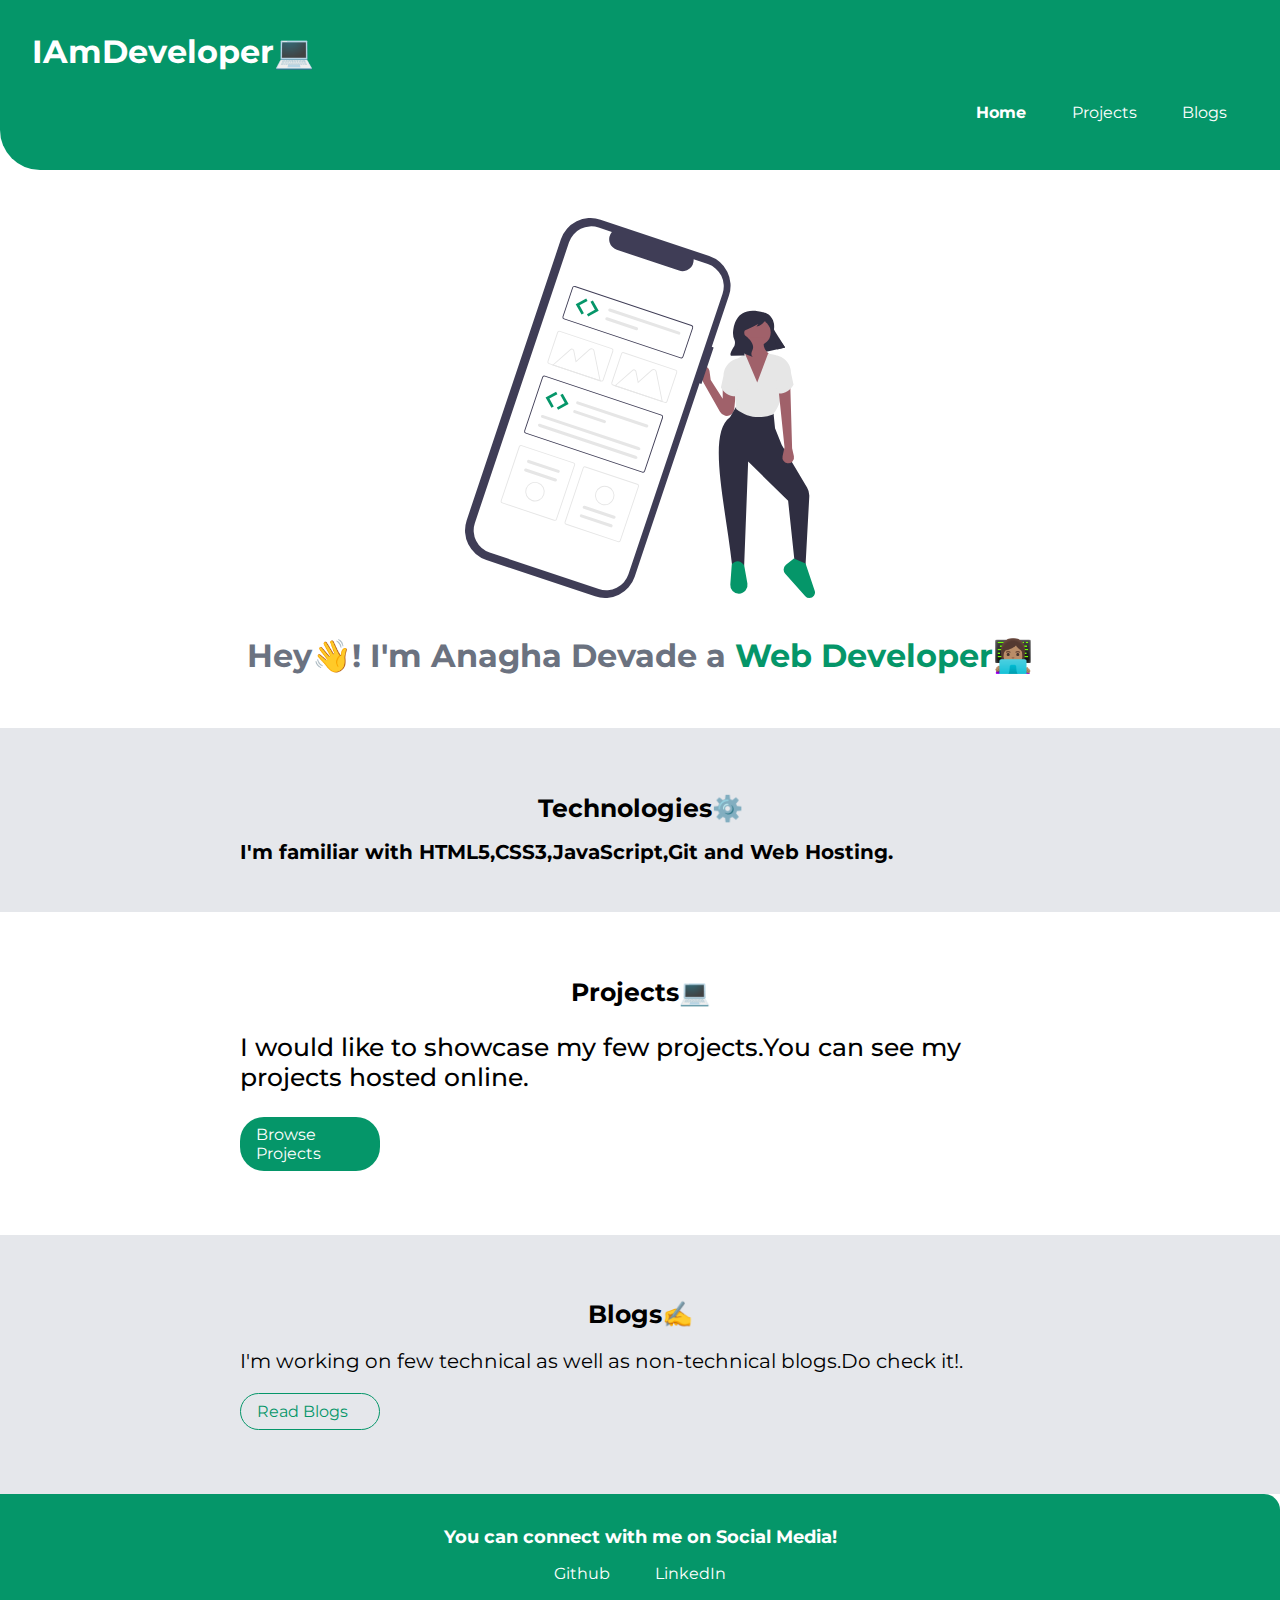
<file: index.html>
<!DOCTYPE html>
<html lang="en">

<head>
    <meta charset="UTF-8">
    <meta name="viewport" content="width=device-width, initial-scale=1.0">
    <title>Home|Anagha Devade</title>
    <link href="style.css" rel="stylesheet" />
</head>

<body>
    <!-- Nav Bar -->
    <nav class="navigation container">
        <div class="nav-brand">
            IAmDeveloper💻


        </div>
        <ul class="list-non-bullet nav-pills">
            <li class="list-item-inline">
                <a class="link link-active" href="/">Home</a>
            </li>
            <li class="list-item-inline">
                <a class="link" href="/projects.html">Projects</a>
            </li>
            <li class="list-item-inline">
                <a class="link" href="/blogs.html">Blogs</a>
            </li>
        </ul>
    </nav>

    <!-- Header Part -->
    <header class="hero">
        <img class="hero-image" src="images/girl.svg">
        <h1 class="hero-heading">Hey👋! I'm Anagha Devade a <span class="heading-highlight">Web Developer👩🏽‍💻</span>
        </h1>
    </header>

    <!-- SectionPart1 -->
    <section class="section ow">
        <div class="container container-center">
            <h1 style="font-size: 25px;">Technologies⚙️</h1>
            <b style="font-size: 20px;">I'm familiar with HTML5,CSS3,JavaScript,Git and Web Hosting.</b>
        </div>
    </section>

    <!-- SectionPart2 -->
    <section class="section">
        <div class="container container-center">
            <h1 style="font-size: 25px;">Projects💻</h1>
            <p style="font-weight:500 ; font-size: 25px;">I would like to showcase my few projects.You can see my
                projects hosted online. </p>
            <a class="link primary-link" href="/projects.html">Browse Projects</a>

        </div>
    </section>

    <!--SectionPart3 -->
    <section class="section ow">
        <div class="container container-center">
            <h1 style="font-size: 25px;">Blogs✍️</h1>
            <p style="font-size: 20px;">I'm working on few technical as well as non-technical blogs.Do check it!.
            </p>
            <a class="link secondary-link" href="/blogs.html"> Read Blogs</a>
        </div>
    </section>


    <!-- Footer -->
    <footer class="footer">
        <div class="footer-header">You can connect with me on Social Media!</div>
        <ul class="social-links list-non-bullet">
            <li class="list-item-inline">
                <a class="link" href="https://github.com/adevade16">
                    Github
                </a>
            </li>

            <li class="list-item-inline">
                <a class="link" href="http://linkedin.com/in/anagha-devade-214a8615a">
                    LinkedIn
                </a>
            </li>

        </ul>
    </footer>




    </section>
</body>

</html>
</file>
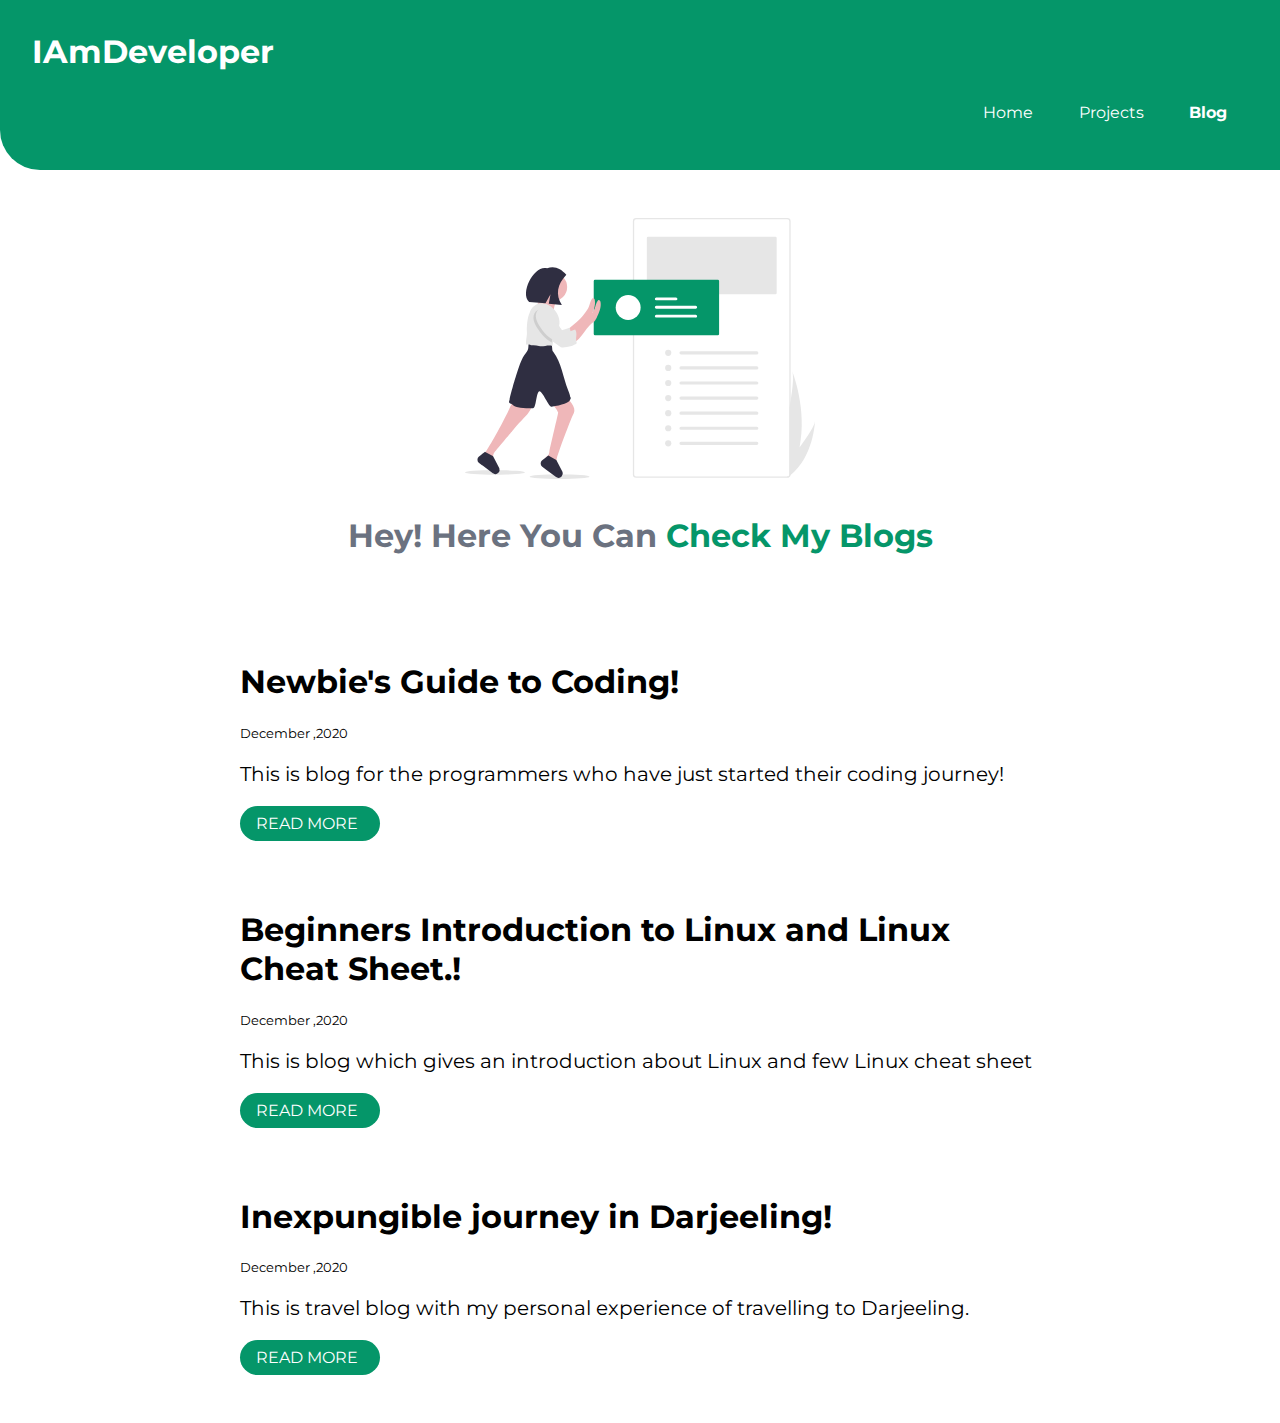
<file: blogs.html>
<!DOCTYPE html>
<html lang="en">
<head>
    <meta charset="UTF-8">
    <meta name="viewport" content="width=device-width, initial-scale=1.0">
    <link href="/style.css" rel="stylesheet" />
    <title>Blogs|Anagha Devade</title>
</head>
<body>
    <nav class="navigation container">
        <div class="nav-brand">
            IAmDeveloper
        </div>
        <ul class="list-non-bullet nav-pills">
            <li class="list-item-inline">
                <a class="link" href="/">Home</a>
            </li>
            <li class="list-item-inline">
                <a class="link" href="/projects.html">Projects</a>
            </li>
            <li class="list-item-inline">
                <a class="link link-active" href="/blogs.html">Blog</a>
            </li>
        </ul>
    </nav>
    <header class="hero">
        <img class="hero-image" src="/images/blog.svg">
        <h1 class="hero-heading">Hey! Here You Can <span class="heading-highlight">Check My Blogs</span> </h1>
    </header>

    <ul class="list-non-bullet">

        <div class="container container-center">
            <li>
                <h1>Newbie's Guide to Coding!</h1>
                <small>December ,2020</small>
                <p style="font-size:20px;">This is blog for the programmers who have just started their coding journey!</p>
            </li>

            <a class="link primary-link"
                href="https://anaghad.hashnode.dev/noobs-guide-for-coding">READ MORE</a>
        </div>

        
        <div class="container container-center">
            <li>
                <h1>Beginners Introduction to Linux and Linux Cheat Sheet.!</h1>
                <small>December ,2020</small>
                <p style="font-size:20px;">This is blog which gives an introduction about Linux and few Linux cheat sheet</p>
            </li>

            <a class="link primary-link"
                href="https://anaghad.hashnode.dev/beginners-introduction-to-linux-and-linux-cheat-sheet">READ MORE</a>
        </div>

        <div class="container container-center">
            <li>
                <h1>Inexpungible journey in Darjeeling!</h1>
                <small>December ,2020</small>
                <p style="font-size:20px;">This is travel blog with my personal experience of travelling to Darjeeling.</p>
            </li>

            <a class="link primary-link"
                href="travel.html">READ MORE</a>
        </div>

        
    </ul>
</body>
</html>
</file>
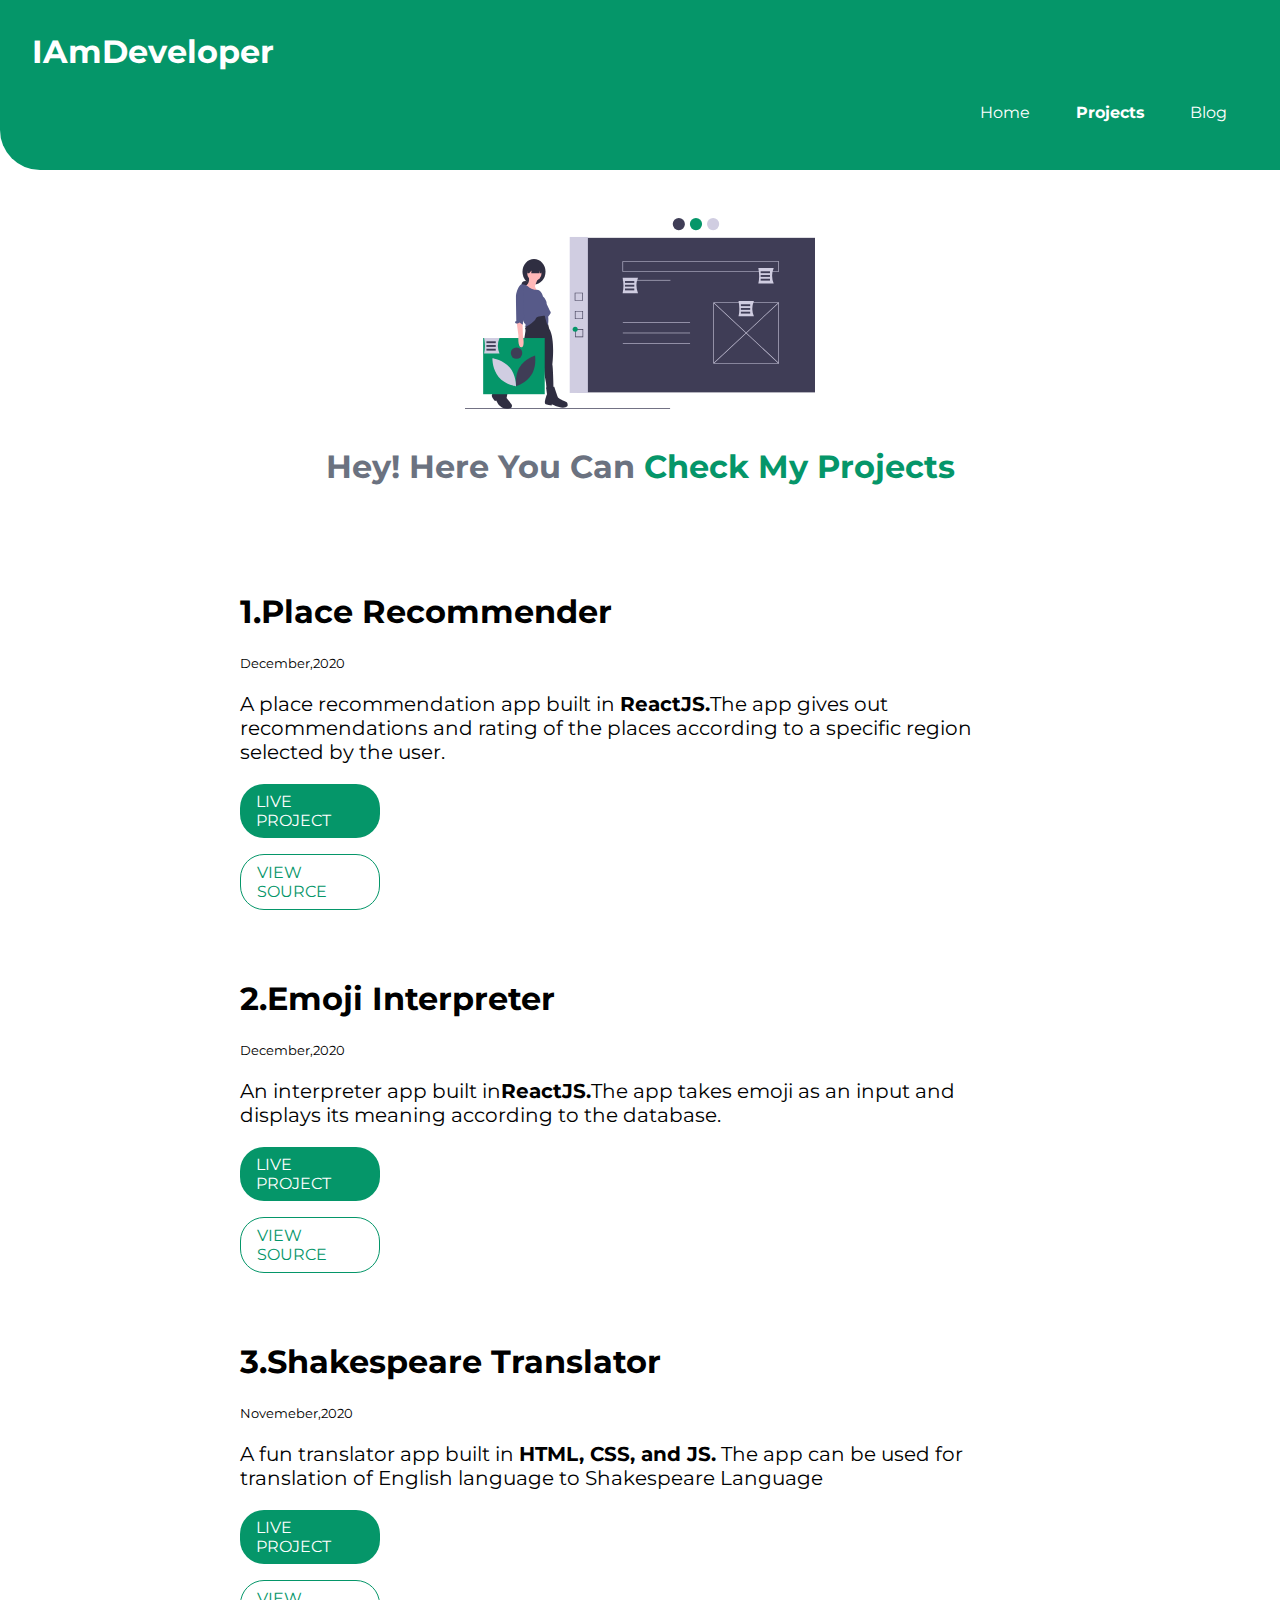
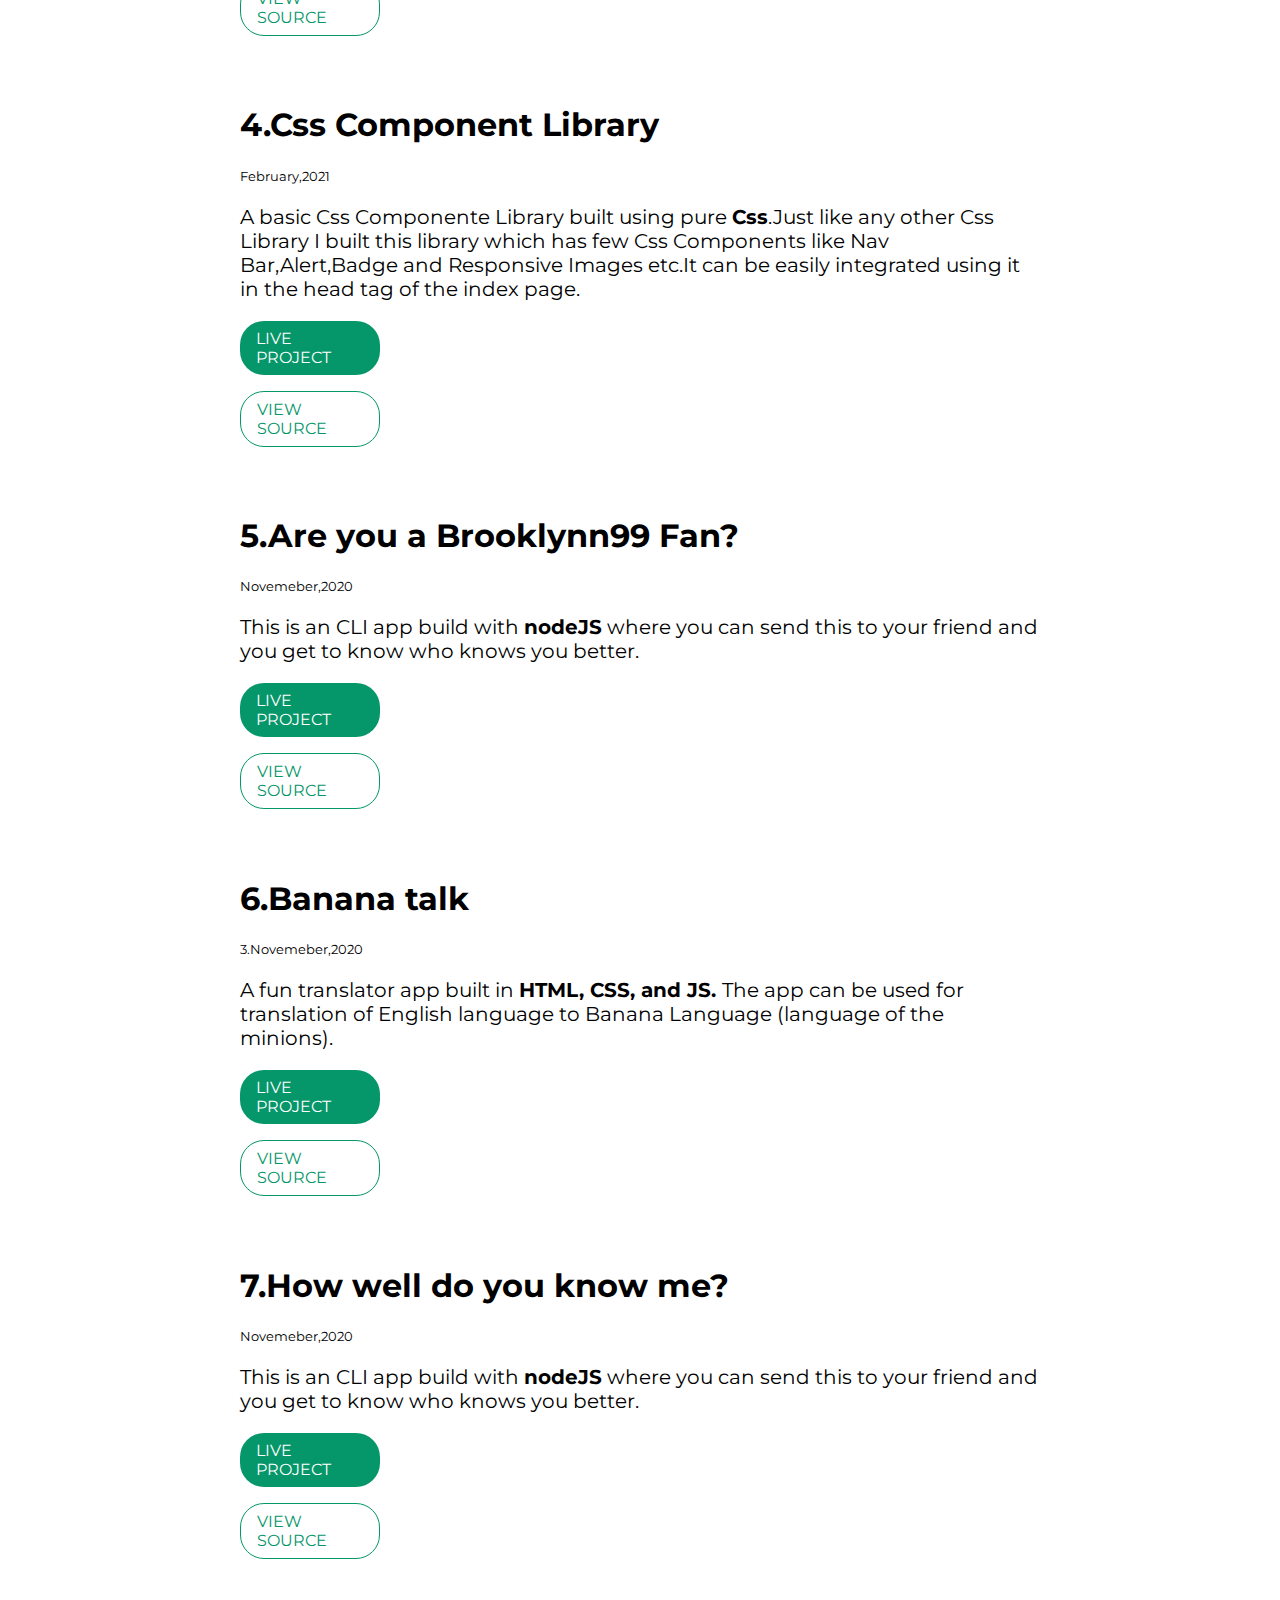
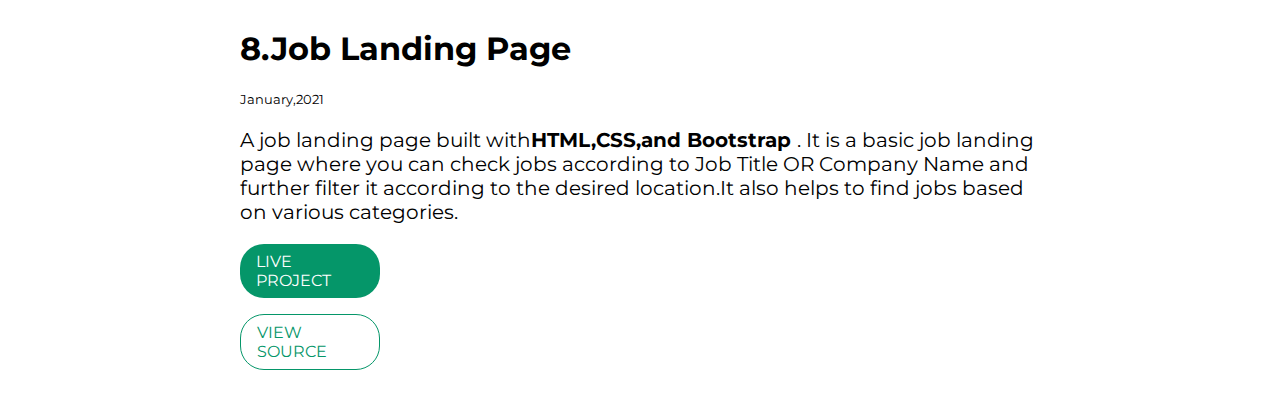
<file: projects.html>
<!DOCTYPE html>
<html lang="en">

<head>
    <meta charset="UTF-8">
    <meta name="viewport" content="width=device-width, initial-scale=1.0">
    <link href="/style.css" rel="stylesheet" />
    <title>Projects|Anagha Devade</title>
</head>

<body>
    <nav class="navigation container">
        <div class="nav-brand">
            IAmDeveloper
        </div>
        <ul class="list-non-bullet nav-pills">
            <li class="list-item-inline">
                <a class="link" href="/">Home</a>
            </li>
            <li class="list-item-inline">
                <a class="link link-active" href="/projects.html">Projects</a>
            </li>
            <li class="list-item-inline">
                <a class="link " href="/blogs.html">Blog</a>
            </li>
        </ul>
    </nav>

    <header class="hero">
        <img class="hero-image" src="/images/project.svg">
        <h1 class="hero-heading">Hey! Here You Can <span class="heading-highlight"> Check My Projects</span> </h1>
    </header>

    <ul class="list-non-bullet">

        <div class="container container-center">
            <li>
                <h1>1.Place Recommender</h1>
                <small>December,2020</small>
                <p style="font-size:20px;">A place recommendation app built in <strong>ReactJS.</strong>The app gives
                    out recommendations and rating of the places according to a specific region selected by the user.
                </p>
            </li>

            <a class="link primary-link" href="https://086tf.csb.app/">LIVE
                PROJECT</a>
            <a class="link secondary-link" href="https://github.com/adevade16/place-recommender">VIEW SOURCE</a>
        </div>

        <div class="container container-center">
            <li>
                <h1>2.Emoji Interpreter</h1>
                <small>December,2020</small>
                <p style="font-size:20px;">An interpreter app built in<strong>ReactJS.</strong>The app takes emoji as an
                    input and displays its meaning according to the database.</p>
            </li>

            <a class="link primary-link" href="https://gm5m5.csb.app/">LIVE
                PROJECT</a>
            <a class="link secondary-link" href="https://github.com/adevade16/Emoji-Interpretator">VIEW SOURCE</a>
        </div>

        <div class="container container-center">
            <li>
                <h1>3.Shakespeare Translator</h1>
                <small>Novemeber,2020</small>
                <p style="font-size:20px;">A fun translator app built in <strong>HTML, CSS, and JS.</strong> The app can
                    be used for translation of English language to Shakespeare Language</p>
            </li>

            <a class="link primary-link" href="https://shakespeare-lang-translate.netlify.app/">LIVE
                PROJECT</a>
            <a class="link secondary-link" href="https://github.com/adevade16/Shakespeare-translator">VIEW SOURCE</a>
        </div>

        <div class="container container-center">
            <li>
                <h1>4.Css Component Library</h1>
                <small>February,2021</small>
                <p style="font-size:20px;">A basic Css Componente Library built using pure <strong>Css</strong>.Just
                    like any other Css Library I built this library which has few Css Components like Nav
                    Bar,Alert,Badge and Responsive Images etc.It can be easily integrated using it in the head tag of
                    the index page.
                </p>
            </li>

            <a class="link primary-link" href="https://csscomponentlibrary.netlify.app/">LIVE
                PROJECT</a>
            <a class="link secondary-link" href="https://github.com/adevade16/csscomponentlibrary">VIEW SOURCE</a>
        </div>

        <div class="container container-center">
            <li>
                <h1>5.Are you a Brooklynn99 Fan?</h1>
                <small>Novemeber,2020</small>
                <p style="font-size:20px;">This is an CLI app build with <strong>nodeJS</strong> where you can send this
                    to your friend and you get to know who knows you better.</p>
            </li>


            <a class="link primary-link"
                href="https://repl.it/@AnaghaDevade/weekOne-AssignmentOne-part2?embed=1&output=1#index.js">LIVE
                PROJECT</a>

            <a class="link secondary-link" href="https://github.com/adevade16/brooklyn99-Quiz">VIEW SOURCE</a>
        </div>

        <div class="container container-center">
            <li>
                <h1>6.Banana talk</h1>
                <small>3.Novemeber,2020</small>
                <p style="font-size:20px;">A fun translator app built in <strong>HTML, CSS, and JS. </strong> The app
                    can be used for translation of English language to Banana Language (language of the minions).</p>
            </li>

            <a class="link primary-link" href="https://minion-lang-translator.netlify.app/">LIVE
                PROJECT</a>
            <a class="link secondary-link" href="https://github.com/adevade16/banana-talk">VIEW SOURCE</a>
        </div>

        <div class="container container-center">
            <li>
                <h1>7.How well do you know me?</h1>
                <small>Novemeber,2020</small>
                <p style="font-size:20px;">This is an CLI app build with <strong>nodeJS</strong> where you can send this
                    to your friend and you get to know who knows you better.</p>
            </li>

            <a class="link primary-link"
                href="https://repl.it/@AnaghaDevade/weekOne-AssignmentOne-part1?embed=1&output=1#index.js">LIVE
                PROJECT</a>
            <a class="link secondary-link" href="https://github.com/adevade16/doyouknowme-quiz">VIEW SOURCE</a>
        </div>


        <div class="container container-center">
            <li>
                <h1>8.Job Landing Page</h1>
                <small>January,2021</small>
                <p style="font-size:20px;">A job landing page built with<strong>HTML,CSS,and Bootstrap </strong>. It is
                    a basic job landing page where you can check jobs according to Job Title OR Company Name and further
                    filter it according to the desired location.It also helps to find jobs based on various categories.
                </p>
            </li>

            <a class="link primary-link" href="https://job-search-portal.netlify.app/">LIVE
                PROJECT</a>
            <a class="link secondary-link" href="https://github.com/adevade16/joblanding-page">VIEW SOURCE</a>
        </div>






    </ul>


</body>

</html>
</file>
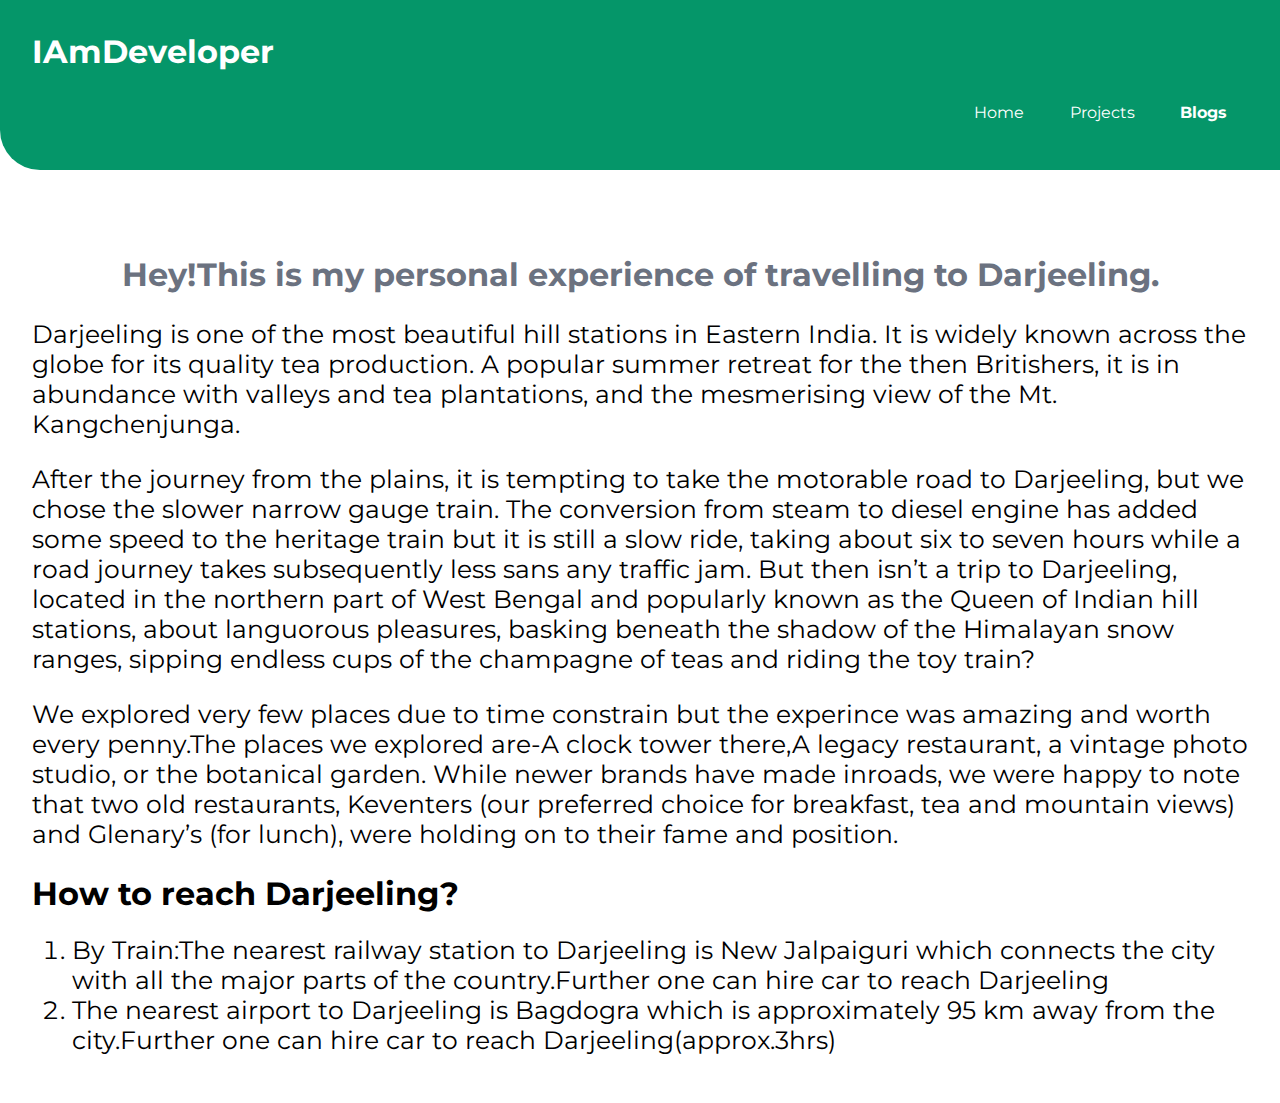
<file: travel.html>
<!DOCTYPE html>
<html lang="en">

<head>
    <meta charset="UTF-8">
    <meta name="viewport" content="width=device-width, initial-scale=1.0">
    <title>Travel Blog</title>
    <link href="style.css" rel="stylesheet" />
</head>

<body>
    <!-- Nav Bar -->
    <nav class="navigation container">
        <div class="nav-brand">
            IAmDeveloper
        </div>
        <ul class="list-non-bullet nav-pills">
            <li class="list-item-inline">
                <a class="link" href="index.html">Home</a>
            </li>
            <li class="list-item-inline">
                <a class="link" href="/projects.html">Projects</a>
            </li>
            <li class="list-item-inline">
                <a class="link link-active" href="/blogs.html">Blogs</a>
            </li>
        </ul>
    </nav>
    <!-- Header Part -->
    <header class="hero">
        <h1 class="hero-heading">Hey!This is my personal experience of travelling to Darjeeling.</h1>
        <p style="font-size:25px;">
            Darjeeling is one of the most beautiful hill stations in Eastern India. It is widely known across the globe
            for its quality tea production. A popular summer retreat for the then Britishers, it is in abundance with
            valleys and tea plantations, and the mesmerising view of the Mt. Kangchenjunga.
        </p>
    
        <p style="font-size:25px;">
            After the journey from the plains, it is tempt­ing to take the motorable road to Darjeel­ing, but we chose
            the slower narrow gauge train. The conversion from steam to diesel engine has added some speed to the
            heritage train but it is still a slow ride, taking about six to seven hours while a road journey takes
            subsequently less sans any traffic jam. But then isn’t a trip to Darjeeling, located in the northern part of
            West Bengal and popularly known as the Queen of Indian hill stations, about lan­guorous pleasures, basking
            beneath the shadow of the Himalayan snow ranges, sipping endless cups of the champagne of teas and riding
            the toy train?
        </p>

        <p style="font-size:25px;">
            We explored very few places due to time constrain but the experince was amazing and worth every penny.The
            places we explored are-A clock tower there,A legacy restaurant, a vintage photo stu­dio, or the botanical
            garden. While newer brands have made inroads, we were happy to note that two old restaurants, Keventers (our
            preferred choice for breakfast, tea and mountain views) and Glenary’s (for lunch), were holding on to their
            fame and position.
        </p>

        <h1>How to reach Darjeeling?</h1>
        <ol>
            <li style="font-size:25px;">By Train:The nearest railway station to Darjeeling is New Jalpaiguri which connects the city with all the major parts of the country.Further one can hire car to reach Darjeeling</li>
            <li style="font-size:25px;">The nearest airport to Darjeeling is Bagdogra which is approximately 95 km away from the city.Further one can hire car to reach Darjeeling(approx.3hrs)</li>
        </ol>



    </header>
</body>

</html>
</file>
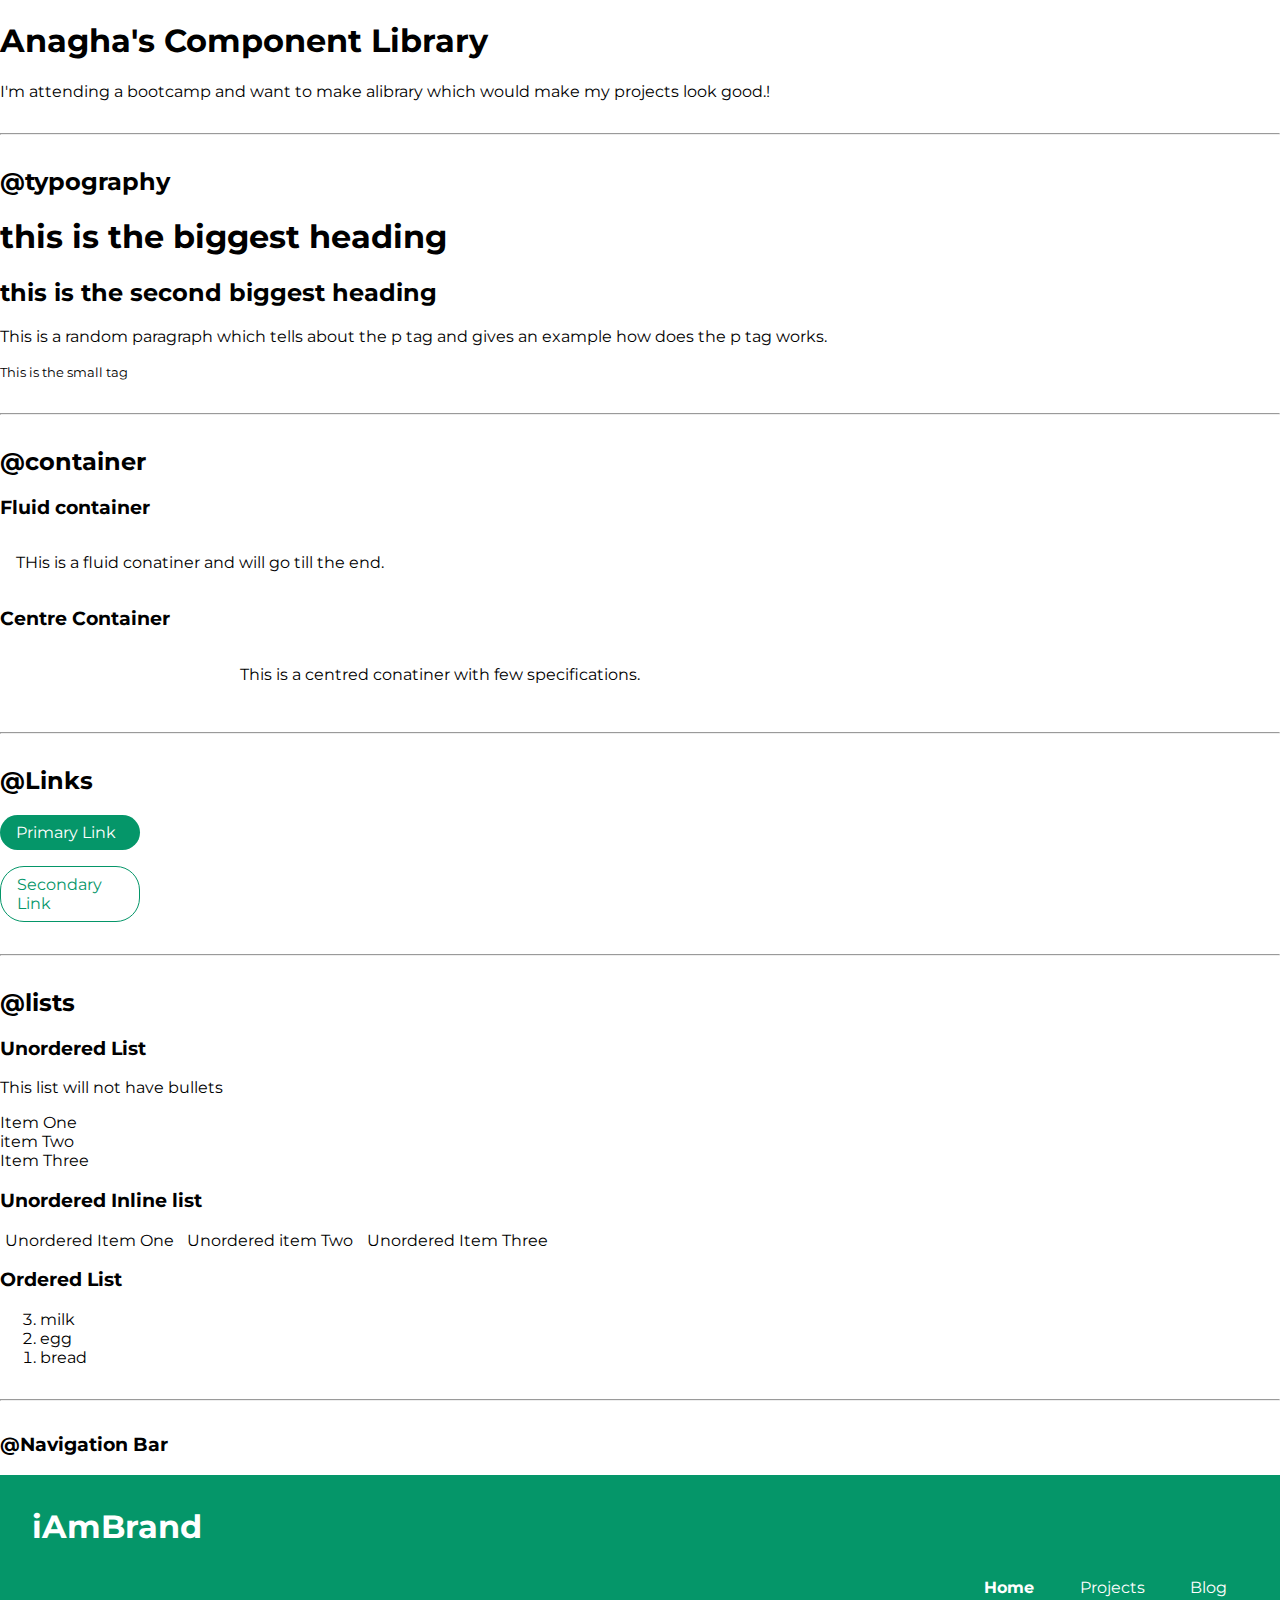
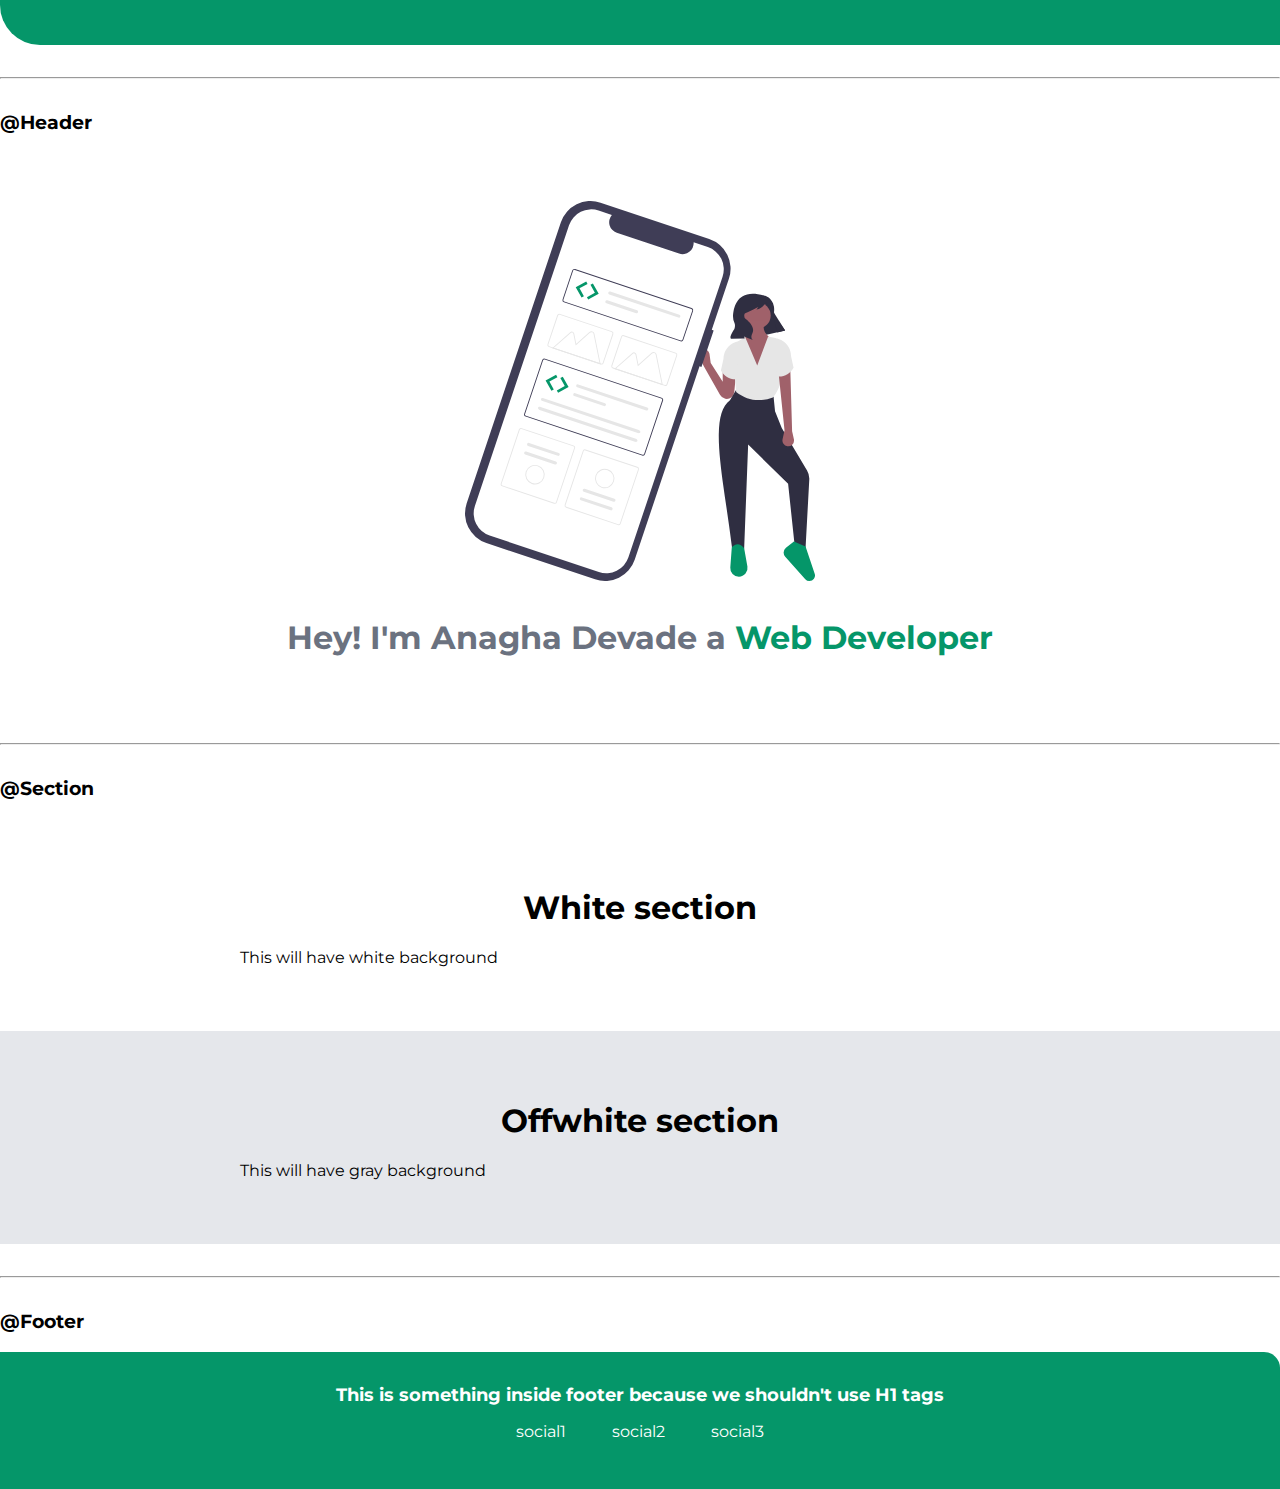
<file: lib/component.html>
<!DOCTYPE html>
<html lang="en">

<head>
    <meta charset="UTF-8">
    <meta name="viewport" content="width=device-width, initial-scale=1.0">
    <title>Component Library</title>
    <link href="/style.css" rel="stylesheet" />
</head>

<body>
    <h1>Anagha's Component Library</h1>
    <p>I'm attending a bootcamp and want to make alibrary which would make my projects look good.!</p>

    <hr>

    <h2>@typography</h2>
    <h1>this is the biggest heading</h1>
    <h2>this is the second biggest heading</h2>
    <p>This is a random paragraph which tells about the p tag and gives an example how does the p tag works.</p>
    <small>This is the small tag</small>

    <hr>

    <h2>@container</h2>
    <h3>Fluid container</h3>
    <div class="container ">THis is a fluid conatiner and will go till the end.</div>
    <h3>Centre Container</h3>
    <div class="container container-center">This is a centred conatiner with few specifications.</div>

    <hr>

    <h2>@Links</h2>
    <a class="link primary-link" href="/">Primary Link</a>
    <a class="link secondary-link" href="/">Secondary Link</a>

    <hr>

    <h2>@lists</h2>

    <h3>Unordered List</h3>
    <p>This list will not have bullets</p>

    <ul class="list-non-bullet">
        <li>Item One</li>
        <li>item Two</li>
        <li>Item Three</li>
    </ul>

    <h3>Unordered Inline list</h3>
    <ul class="list-non-bullet">
        <li class="list-item-inline">Unordered Item One</li>
        <li class="list-item-inline">Unordered item Two</li>
        <li class="list-item-inline">Unordered Item Three</li>
    </ul>

    <h3>Ordered List</h3>
    <ol reversed>
        <li>milk</li>
        <li>egg</li>
        <li>bread</li>
    </ol>

    <hr>

    <h3>@Navigation Bar</h3>
    <nav class="navigation container">
        <div class="nav-brand">
            iAmBrand
        </div>
        <ul class="list-non-bullet nav-pills">
            <li class="list-item-inline">
                <a class="link link-active" href="/">Home</a>
            </li>
            <li class="list-item-inline">
                <a class="link" href="/">Projects</a>
            </li>
            <li class="list-item-inline">
                <a class="link" href="/">Blog</a>
            </li>
        </ul>
    </nav>

    <hr>

    <h3>@Header</h3>
    <header class="hero">
        <img class="hero-image" src="/images/girl.svg">
        <h1 class="hero-heading">Hey! I'm Anagha Devade a <span class="heading-highlight">Web Developer</span> </h1>
    </header>

    <hr>

    <h3>@Section </h3>
    <section class="section">
        <div class="container container-center">
            <h1>White section</h1>
            <p>This will have white background</p>
        </div>

    </section>

    <section class="section ow">
        <div class="container container-center">
            <h1>Offwhite section</h1>
            <p>This will have gray background</p>
        </div>
    </section>

    <hr>

    <h3>@Footer</h3>
    <footer class="footer">
        <div class="footer-header">This is something inside footer because we shouldn't use H1 tags</div>
        <ul class="social-links list-non-bullet">

            <li class="list-item-inline">
                <a class="link" href="/">social1</a>

            </li>
            <li class="list-item-inline">
                <a class="link" href="/">social2</a>
            </li>

            <li class="list-item-inline">
                <a class="link" href="/">social3</a>

            </li>

        </ul>
    </footer>

</body>

</html>
</file>
<file: style.css>
/** we're importing the font family **/
@import url('https://fonts.googleapis.com/css2?family=Montserrat:wght@400;700&display=swap');

:root {
    --primary-color: #059669;
    --dark-grey: #6B7280;
    --off-white: #E5E7EB;

}


/** Using the imported font family **/
body {
    font-family: 'Montserrat', sans-serif;
    margin:0px;
}

hr {
    margin: 2rem 0rem;
}

/** spaces **/

.margin-md {
    margin: 2rem;
}

/* container */
.container {
    padding: 1rem 1rem;
}

.container-center {
    max-width: 800px;
    margin: auto;
}

/* links */
.link {
    box-sizing: border-box;
    text-decoration: none;
    padding: 0.5rem 1rem;
    /* font-weight: bold; */
    font-size: 1rem;
}

.primary-link {
    background-color: var(--primary-color);
    border-radius: 1.5rem;
    color: white;
    display: block;
    max-width: 140px;
    margin: 1rem 1rem 1rem 0rem;
}

.secondary-link {
    color: var(--primary-color);
    border-radius: 1.5rem;
    border: 1px solid var(--primary-color);
    display: block;
    max-width: 140px;
    margin: 1rem 1rem 1rem 0rem;

}

.list-non-bullet {
    list-style: none;
    padding-inline-start: 0px;
}

.list-item-inline {
    display: inline;
    padding: 0rem 0.3rem;
    
}

.list .link-active{
    font-weight: bold;
    font-size: 0.5rem;
}

/* navigation */
.navigation {
    background-color: var(--primary-color);
    color: white;
    padding: 1rem;
    border-bottom-left-radius: 2.5rem;
    /* border-bottom-right-radius: 2.5rem; */
}
.navigation .nav-brand {
    font-weight: bold;
    font-size: 2rem;
    padding-top: 1rem;
    padding-left: 1rem;
}

.nav-brand a {
    text-decoration: none;
    color: inherit;
    font-weight: bold;
    font-size: 2rem;
}

.navigation .nav-pills {
    text-align: right;
    padding: 1rem;
}

.navigation .link {
    color: white;
}

.navigation .link-active {
    font-weight: bold;
}

/* HEADER */

.hero {
    padding: 2rem;
    padding-top: 3rem;

}

.hero .hero-image {
    max-width: 80%;
    width: 350px;
    display: block;
    margin: auto;

}

.hero .hero-heading {
    text-align: center;
    padding-top: 1rem;
    color: var(--dark-grey);

}


.hero .hero-heading .heading-highlight {
    color: var(--primary-color);
}

/**Section**/
.section{
    padding: 2rem;
}
.section h1 {
    text-align: center;
    }

.ow{
    background-color: var( --off-white);
 }

/* Footer */

.footer{
    background-color: var(--primary-color);
    padding: 2rem 0rem;
    text-align: center;
    color: white;
    border-top-right-radius: 1rem;
    
}

.footer .link{
    color: white;
}

.footer ul{
    padding-inline-start: 0px;
}

.footer .footer-header {
    font-weight: bold;
    font-size: large;
}

/** projects **/
.showcase-list {
    padding: 2rem;
}

/** blogs **/
.showcase-blog {
    padding-bottom: 6rem;
}
</file>
